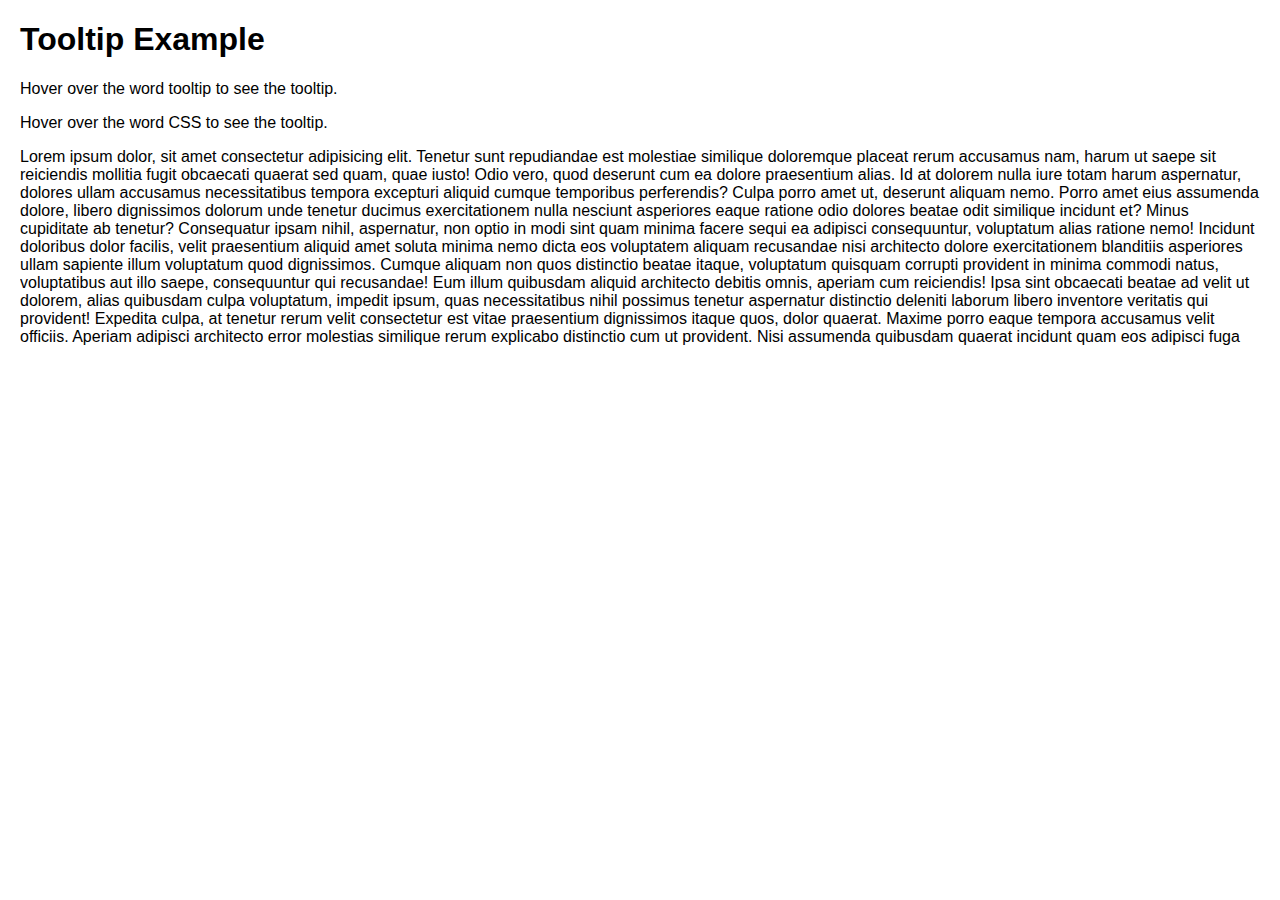
<file: assets/class30.html>
<!DOCTYPE html>
<html lang="en">

<head>
    <meta charset="UTF-8">
    <meta name="viewport" content="width=device-width, initial-scale=1.0">
    <title>Class 30 Tooltip</title>
</head>
<style>
    body {
        font-family: Arial, sans-serif;
        margin: 20px;
    }

    .tooltip {
        position: relative;
        display: inline-block;
        cursor: pointer;
    }

    .tooltip .tooltiptext {
        visibility: hidden;
        width: 120px;
        background-color: black;
        color: #fff;
        text-align: center;
        border-radius: 5px;
        padding: 5px 0;

        /* Position the tooltip */
        position: absolute;
        z-index: 1;
        bottom: 125%;
        left: 50%;
        margin-left: -60px;

        /* Fade in tooltip */
        opacity: 0;
        transition: opacity 0.3s;
    }

    .tooltip:hover .tooltiptext {
        visibility: visible;
        opacity: 1;
    }

    .overflow {
        overflow-y: scroll;
        height: 200px;
    }
</style>

<body>
    <div>
        <h1>Tooltip Example</h1>
        <p>Hover over the word <span class="tooltip">tooltip<span class="tooltiptext">This is a tooltip!</span></span>
            to see the tooltip.</p>
        <p>Hover over the word <span class="tooltip">CSS<span class="tooltiptext">Cascading Style Sheets</span></span>
            to see the tooltip.</p>
        <p class="overflow">Lorem ipsum dolor, sit amet consectetur adipisicing elit. Tenetur sunt repudiandae est
            molestiae similique doloremque placeat rerum accusamus nam, harum ut saepe sit reiciendis mollitia fugit
            obcaecati quaerat sed quam, quae iusto! Odio vero, quod deserunt cum ea dolore praesentium alias. Id at
            dolorem nulla iure totam harum aspernatur, dolores ullam accusamus necessitatibus tempora excepturi aliquid
            cumque temporibus perferendis? Culpa porro amet ut, deserunt aliquam nemo. Porro amet eius assumenda dolore,
            libero dignissimos dolorum unde tenetur ducimus exercitationem nulla nesciunt asperiores eaque ratione odio
            dolores beatae odit similique incidunt et? Minus cupiditate ab tenetur? Consequatur ipsam nihil, aspernatur,
            non optio in modi sint quam minima facere sequi ea adipisci consequuntur, voluptatum alias ratione nemo!
            Incidunt doloribus dolor facilis, velit praesentium aliquid amet soluta minima nemo dicta eos voluptatem
            aliquam recusandae nisi architecto dolore exercitationem blanditiis asperiores ullam sapiente illum
            voluptatum quod dignissimos. Cumque aliquam non quos distinctio beatae itaque, voluptatum quisquam corrupti
            provident in minima commodi natus, voluptatibus aut illo saepe, consequuntur qui recusandae! Eum illum
            quibusdam aliquid architecto debitis omnis, aperiam cum reiciendis! Ipsa sint obcaecati beatae ad velit ut
            dolorem, alias quibusdam culpa voluptatum, impedit ipsum, quas necessitatibus nihil possimus tenetur
            aspernatur distinctio deleniti laborum libero inventore veritatis qui provident! Expedita culpa, at tenetur
            rerum velit consectetur est vitae praesentium dignissimos itaque quos, dolor quaerat. Maxime porro eaque
            tempora accusamus velit officiis. Aperiam adipisci architecto error molestias similique rerum explicabo
            distinctio cum ut provident. Nisi assumenda quibusdam quaerat incidunt quam eos adipisci fuga qui minima
            rerum. Tempore molestiae porro, repellat distinctio nulla perferendis omnis sed temporibus suscipit
            quibusdam minus minima cum laborum pariatur maxime at perspiciatis vel. Commodi nam in, eligendi quibusdam
            odit quis sunt deserunt possimus blanditiis quos, atque vitae nobis facere adipisci facilis voluptate at
            tenetur repellendus provident. Ducimus sit excepturi dolorum. Quo aperiam iusto unde.</p>
    </div>

</body>

</html>
</file>
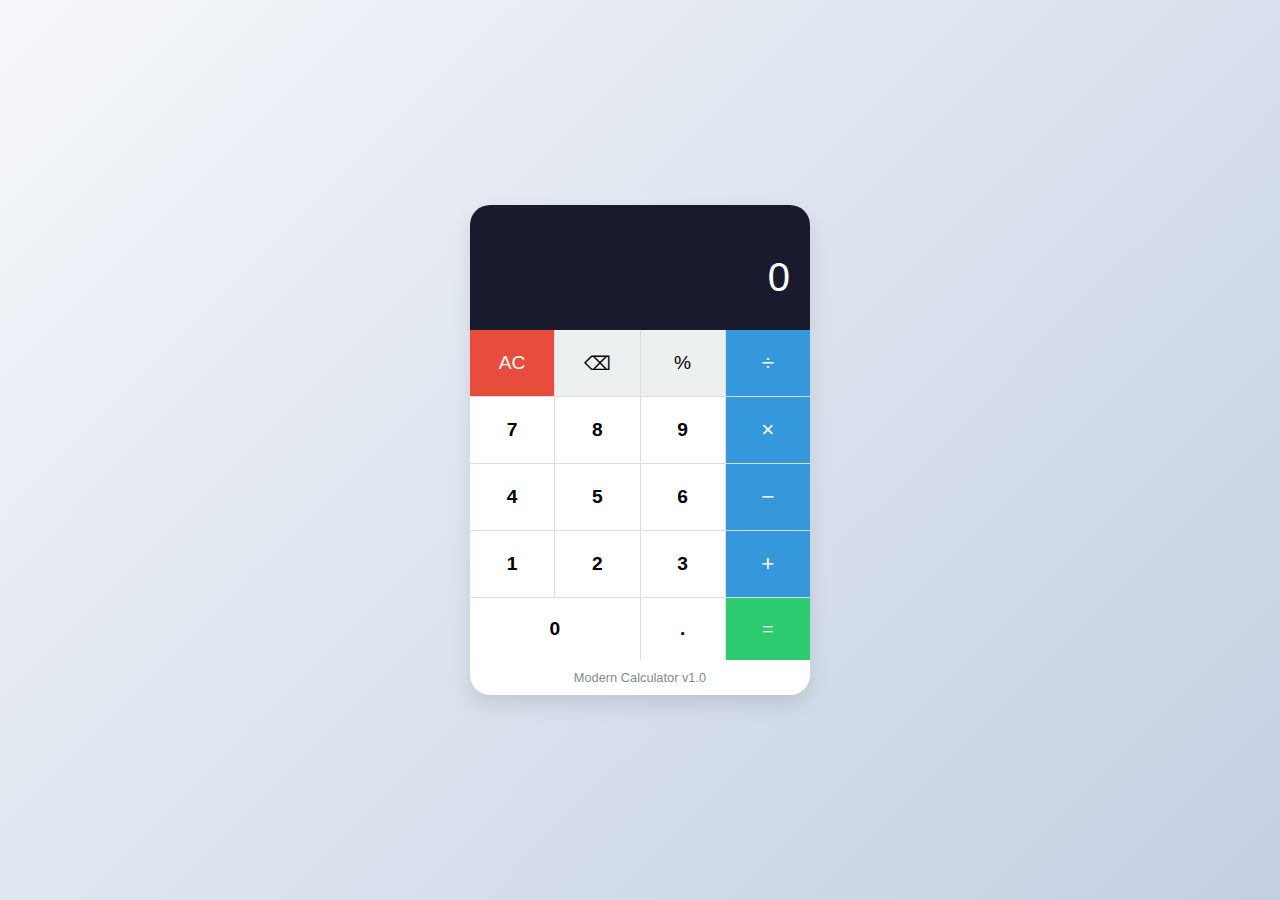
<file: assets/calculator/calculator.html>
<!DOCTYPE html>
<html lang="en">

<head>
    <meta charset="UTF-8">
    <meta name="viewport" content="width=device-width, initial-scale=1.0">
    <title>Modern Calculator</title>
    <style>
        :root {
            --primary: #3498db;
            --primary-dark: #2980b9;
            --secondary: #e74c3c;
            --secondary-dark: #c0392b;
            --success: #2ecc71;
            --success-dark: #27ae60;
            --dark: #2c3e50;
            --light: #ecf0f1;
            --display: #1a1a2e;
            --shadow: 0 10px 20px rgba(0, 0, 0, 0.1);
        }

        * {
            margin: 0;
            padding: 0;
            box-sizing: border-box;
            font-family: 'Segoe UI', Tahoma, Geneva, Verdana, sans-serif;
        }

        body {
            background: linear-gradient(135deg, #f5f7fa 0%, #c3cfe2 100%);
            display: flex;
            justify-content: center;
            align-items: center;
            min-height: 100vh;
            padding: 20px;
        }

        .calculator-container {
            width: 100%;
            max-width: 340px;
            background-color: white;
            border-radius: 20px;
            box-shadow: var(--shadow);
            overflow: hidden;
            transition: transform 0.3s ease;
        }

        .calculator-container:hover {
            transform: translateY(-5px);
        }

        .display-container {
            background-color: var(--display);
            padding: 20px;
            text-align: right;
            position: relative;
        }

        .display {
            width: 100%;
            background-color: transparent;
            border: none;
            color: white;
            font-size: 2.5rem;
            text-align: right;
            outline: none;
            padding: 10px 0;
            font-weight: 300;
        }

        .previous-operation {
            color: rgba(255, 255, 255, 0.7);
            font-size: 1rem;
            height: 20px;
            overflow: hidden;
            text-overflow: ellipsis;
        }

        .buttons {
            display: grid;
            grid-template-columns: repeat(4, 1fr);
            gap: 1px;
            background-color: #ddd;
        }

        .btn {
            border: none;
            padding: 20px;
            font-size: 1.2rem;
            cursor: pointer;
            background-color: white;
            transition: all 0.2s ease;
            outline: none;
            position: relative;
            overflow: hidden;
        }

        .btn:active {
            transform: scale(0.95);
        }

        .btn::after {
            content: '';
            position: absolute;
            top: 50%;
            left: 50%;
            width: 5px;
            height: 5px;
            background: rgba(255, 255, 255, 0.5);
            opacity: 0;
            border-radius: 100%;
            transform: scale(1, 1) translate(-50%);
            transform-origin: 50% 50%;
        }

        .btn:active::after {
            animation: ripple 0.6s ease-out;
        }

        @keyframes ripple {
            0% {
                transform: scale(0, 0);
                opacity: 0.5;
            }
            100% {
                transform: scale(20, 20);
                opacity: 0;
            }
        }

        .btn.number {
            font-weight: bold;
        }

        .btn.operator {
            background-color: var(--primary);
            color: white;
            font-size: 1.4rem;
        }

        .btn.operator:hover {
            background-color: var(--primary-dark);
        }

        .btn.function {
            background-color: var(--light);
        }

        .btn.function:hover {
            background-color: #ddd;
        }

        .btn.equal {
            background-color: var(--success);
            color: white;
        }

        .btn.equal:hover {
            background-color: var(--success-dark);
        }

        .btn.clear {
            background-color: var(--secondary);
            color: white;
        }

        .btn.clear:hover {
            background-color: var(--secondary-dark);
        }

        .btn.zero {
            grid-column: span 2;
        }

        .brand {
            text-align: center;
            padding: 10px;
            color: #7f8c8d;
            font-size: 0.8rem;
        }
    </style>
</head>

<body>
    <div class="calculator-container">
        <div class="display-container">
            <div class="previous-operation" id="previous-operation"></div>
            <input type="text" class="display" id="display" readonly>
        </div>
        <div class="buttons">
            <button class="btn clear" id="clear">AC</button>
            <button class="btn function" id="backspace">⌫</button>
            <button class="btn function" id="percentage">%</button>
            <button class="btn operator" id="divide">÷</button>
            
            <button class="btn number" id="seven">7</button>
            <button class="btn number" id="eight">8</button>
            <button class="btn number" id="nine">9</button>
            <button class="btn operator" id="multiply">×</button>
            
            <button class="btn number" id="four">4</button>
            <button class="btn number" id="five">5</button>
            <button class="btn number" id="six">6</button>
            <button class="btn operator" id="subtract">−</button>
            
            <button class="btn number" id="one">1</button>
            <button class="btn number" id="two">2</button>
            <button class="btn number" id="three">3</button>
            <button class="btn operator" id="add">+</button>
            
            <button class="btn number zero" id="zero">0</button>
            <button class="btn number" id="decimal">.</button>
            <button class="btn equal" id="equals">=</button>
        </div>
        <div class="brand">Modern Calculator v1.0</div>
    </div>

    <script>
        document.addEventListener('DOMContentLoaded', () => {
            const display = document.getElementById('display');
            const previousOperation = document.getElementById('previous-operation');
            let currentInput = '0';
            let previousInput = '';
            let operation = null;
            let resetScreen = false;

            // Update display
            function updateDisplay() {
                display.value = currentInput;
                previousOperation.textContent = previousInput;
            }

            // Append number
            function appendNumber(number) {
                if (currentInput === '0' || resetScreen) {
                    currentInput = number;
                    resetScreen = false;
                } else {
                    currentInput += number;
                }
                updateDisplay();
            }

            // Add decimal point
            function addDecimal() {
                if (resetScreen) {
                    currentInput = '0.';
                    resetScreen = false;
                    return;
                }
                if (currentInput.includes('.')) return;
                currentInput += '.';
                updateDisplay();
            }

            // Handle operations
            function handleOperation(op) {
                if (operation !== null) calculate();
                previousInput = `${currentInput} ${op}`;
                operation = op;
                resetScreen = true;
                updateDisplay();
            }

            // Calculate result
            function calculate() {
                if (operation === null || resetScreen) return;
                
                let result;
                const prev = parseFloat(previousInput);
                const current = parseFloat(currentInput);
                
                if (isNaN(prev) || isNaN(current)) return;
                
                switch (operation) {
                    case '+':
                        result = prev + current;
                        break;
                    case '−':
                        result = prev - current;
                        break;
                    case '×':
                        result = prev * current;
                        break;
                    case '÷':
                        result = prev / current;
                        break;
                    case '%':
                        result = prev % current;
                        break;
                    default:
                        return;
                }
                
                currentInput = result.toString();
                operation = null;
                previousInput = '';
                resetScreen = true;
                updateDisplay();
            }

            // Clear calculator
            function clearAll() {
                currentInput = '0';
                previousInput = '';
                operation = null;
                updateDisplay();
            }

            // Delete last character
            function backspace() {
                if (currentInput.length === 1 || (currentInput.length === 2 && currentInput.startsWith('-'))) {
                    currentInput = '0';
                } else {
                    currentInput = currentInput.slice(0, -1);
                }
                updateDisplay();
            }

            // Percentage function
            function percentage() {
                currentInput = (parseFloat(currentInput) / 100).toString();
                updateDisplay();
            }

            // Keyboard support
            document.addEventListener('keydown', (e) => {
                if (e.key >= '0' && e.key <= '9') document.getElementById(e.key).click();
                else if (e.key === '.') document.getElementById('decimal').click();
                else if (e.key === '+') document.getElementById('add').click();
                else if (e.key === '-') document.getElementById('subtract').click();
                else if (e.key === '*') document.getElementById('multiply').click();
                else if (e.key === '/') document.getElementById('divide').click();
                else if (e.key === '%') document.getElementById('percentage').click();
                else if (e.key === 'Enter' || e.key === '=') document.getElementById('equals').click();
                else if (e.key === 'Escape') document.getElementById('clear').click();
                else if (e.key === 'Backspace') document.getElementById('backspace').click();
            });

            // Button event listeners
            document.getElementById('zero').addEventListener('click', () => appendNumber('0'));
            document.getElementById('one').addEventListener('click', () => appendNumber('1'));
            document.getElementById('two').addEventListener('click', () => appendNumber('2'));
            document.getElementById('three').addEventListener('click', () => appendNumber('3'));
            document.getElementById('four').addEventListener('click', () => appendNumber('4'));
            document.getElementById('five').addEventListener('click', () => appendNumber('5'));
            document.getElementById('six').addEventListener('click', () => appendNumber('6'));
            document.getElementById('seven').addEventListener('click', () => appendNumber('7'));
            document.getElementById('eight').addEventListener('click', () => appendNumber('8'));
            document.getElementById('nine').addEventListener('click', () => appendNumber('9'));
            document.getElementById('decimal').addEventListener('click', addDecimal);
            
            document.getElementById('add').addEventListener('click', () => handleOperation('+'));
            document.getElementById('subtract').addEventListener('click', () => handleOperation('−'));
            document.getElementById('multiply').addEventListener('click', () => handleOperation('×'));
            document.getElementById('divide').addEventListener('click', () => handleOperation('÷'));
            document.getElementById('percentage').addEventListener('click', percentage);
            
            document.getElementById('equals').addEventListener('click', calculate);
            document.getElementById('clear').addEventListener('click', clearAll);
            document.getElementById('backspace').addEventListener('click', backspace);

            // Initialize display
            updateDisplay();
        });
    </script>
</body>

</html>
</file>
